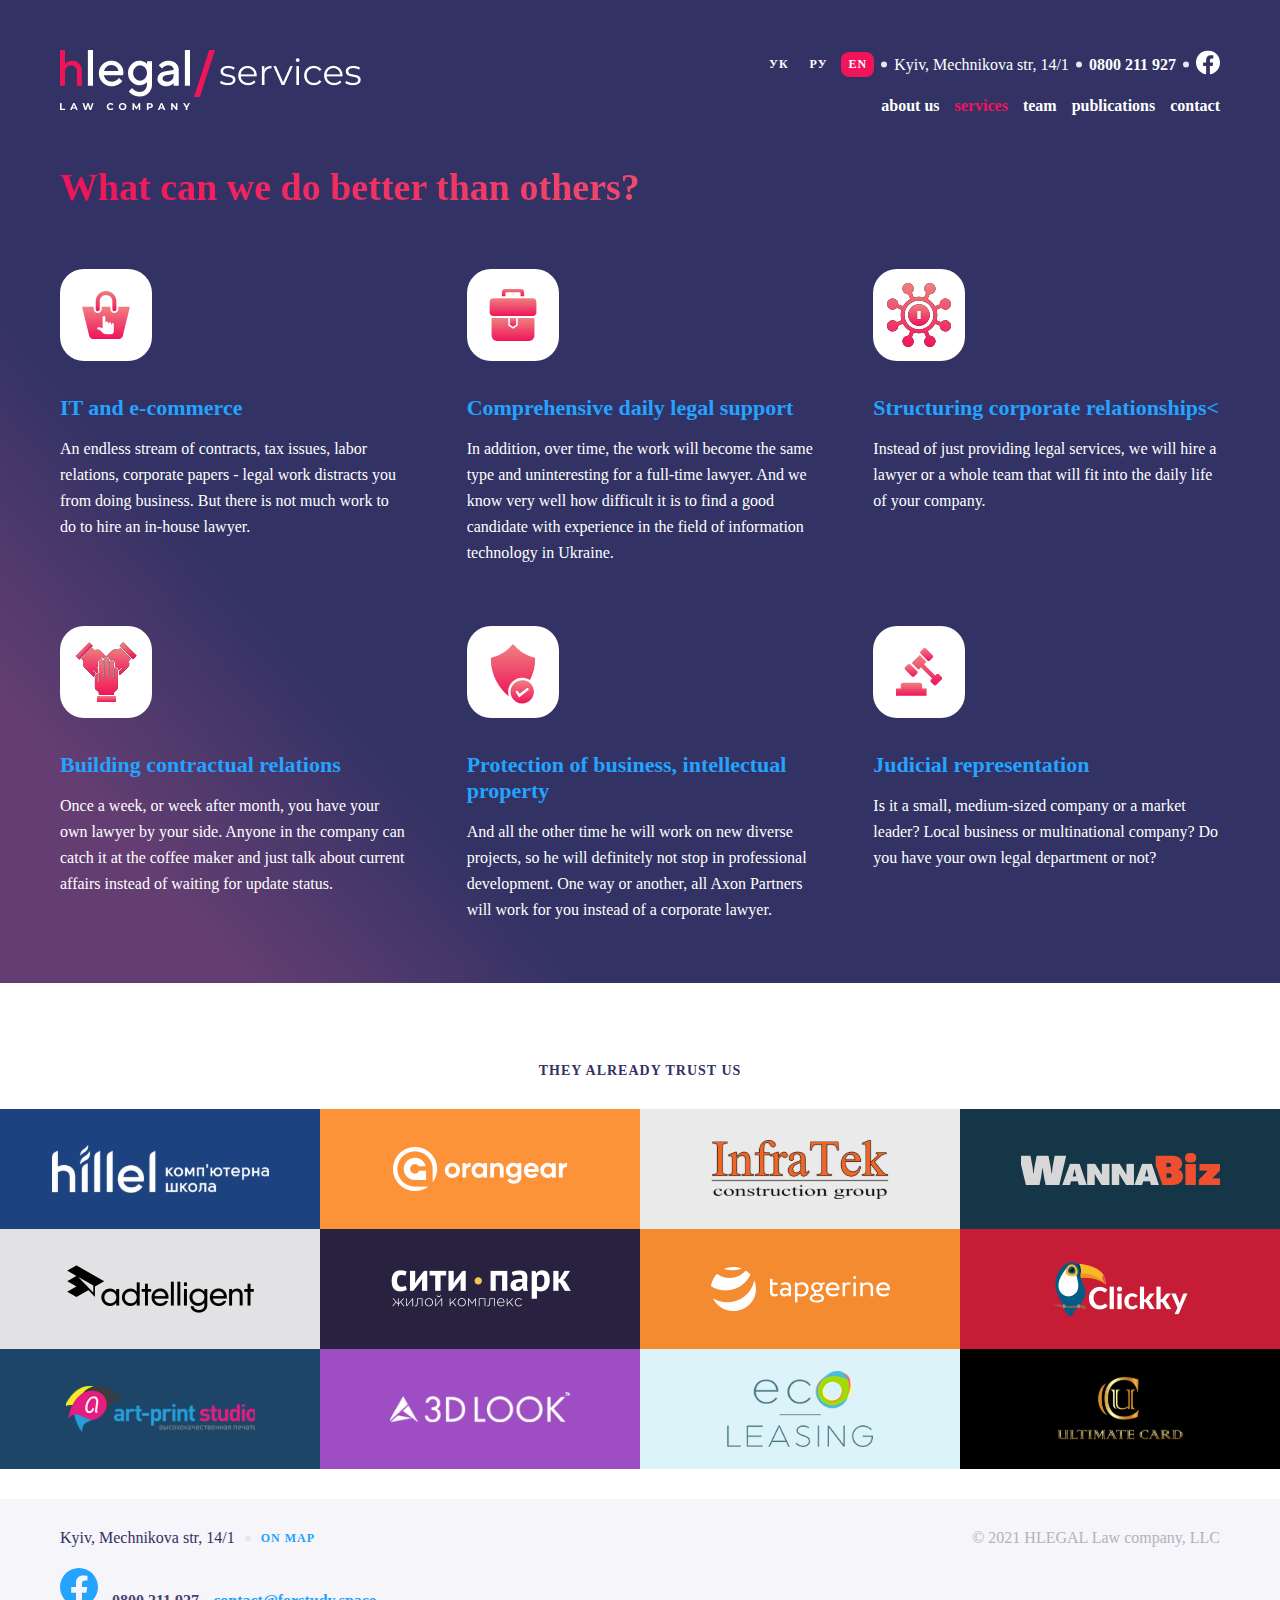
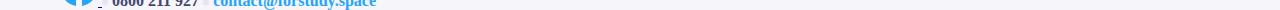
<file: services.html>
<!DOCTYPE html>
<html lang="en">
<head>
    <meta charset="UTF-8">
    <title>Services</title>
    <link rel="stylesheet" href="./style.css">
</head>
<body>
<header class="header-wrapper header-wrapper__services">
    <a href="/" class="header-wrapper-name">
        <img src="./image/logo-services.png" alt="law-company">
    </a>
    <div class="header-name">
        <div class="header-navigation">
            <a href="#" class="header-navigation__lang">УК</a>
            <a href="#" class="header-navigation__lang">РУ </a>
            <a href="#" class="header-navigation__lang header-navigation__lang--active">EN</a>
            <img src="./image/Dot separator.svg" alt="point">
            <p class="address">Kyiv, Mechnikova str, 14/1</p>
            <img src="./image/Dot separator.svg" alt="point">
            <a href="tel:0800211927" class="number">0800 211 927</a>
            <img src="./image/Dot separator.svg" alt="point">
            <a href="#">
                <svg class="messenger" width="24" height="25" viewBox="0 0 24 25" fill="none"
                     xmlns="http://www.w3.org/2000/svg">
                    <g clip-path="url(#clip0_122844_1097)">
                        <path
                                d="M24 12.5733C24 5.90541 18.6274 0.5 12 0.5C5.37258 0.5 0 5.90541 0 12.5733C0 18.5995 4.38823 23.5943 10.125 24.5V16.0633H7.07813V12.5733H10.125V9.91343C10.125 6.88755 11.9165 5.21615 14.6576 5.21615C15.9705 5.21615 17.3438 5.45195 17.3438 5.45195V8.42313H15.8306C14.3399 8.42313 13.875 9.35379 13.875 10.3086V12.5733H17.2031L16.6711 16.0633H13.875V24.5C19.6118 23.5943 24 18.5995 24 12.5733Z"
                                fill="white"/>
                    </g>
                    <defs>
                        <clipPath id="clip0_122844_1097">
                            <rect width="24" height="24" fill="white" transform="translate(0 0.5)"/>
                        </clipPath>
                    </defs>
                </svg>
            </a>
        </div>
        <nav class="navigation">
            <ul class="navigation__list">
                <li class="navigation__list__item "><a href="#">about us</a></li>
                <li class="navigation__list__item navigation__list__item--active"><a href="#">services</a></li>
                <li class="navigation__list__item"><a href="#">team</a></li>
                <li class="navigation__list__item"><a href="#">publications</a></li>
                <li class="navigation__list__item"><a href="#">contact</a></li>
            </ul>
        </nav>
    </div>
</header>
<header class="header-wrapper header-wrapper--tablet header-wrapper__services--tablet">
    <div class="header-navigation">
        <a href="#" class="header-navigation__lang">УК</a>
        <a href="#" class="header-navigation__lang">РУ </a>
        <a href="#" class="header-navigation__lang header-navigation__lang--active">EN</a>
        <img src="./image/Dot separator.svg" alt="point">
        <p class="address">Kyiv, Mechnikova str, 14/1</p>
        <img src="./image/Dot separator.svg" alt="point">
        <a href="#" class="number">0800 211 927</a>
        <img src="./image/Dot separator.svg" alt="point">
        <a href="#">
            <svg class="messenger" width="24" height="25" viewBox="0 0 24 25" fill="none"
                 xmlns="http://www.w3.org/2000/svg">
                <g clip-path="url(#clip0_122844_1097)">
                    <path
                            d="M24 12.5733C24 5.90541 18.6274 0.5 12 0.5C5.37258 0.5 0 5.90541 0 12.5733C0 18.5995 4.38823 23.5943 10.125 24.5V16.0633H7.07813V12.5733H10.125V9.91343C10.125 6.88755 11.9165 5.21615 14.6576 5.21615C15.9705 5.21615 17.3438 5.45195 17.3438 5.45195V8.42313H15.8306C14.3399 8.42313 13.875 9.35379 13.875 10.3086V12.5733H17.2031L16.6711 16.0633H13.875V24.5C19.6118 23.5943 24 18.5995 24 12.5733Z"
                            fill="white"/>
                </g>
                <defs>
                    <clipPath id="clip0_122844_1097">
                        <rect width="24" height="24" fill="white" transform="translate(0 0.5)"/>
                    </clipPath>
                </defs>
            </svg>
        </a>
    </div>
    <a href="/">
        <img class="image-logo image-logo--services" src="image/logo-services-tablet.png" alt="name">
    </a>
    <div class="header-name">
        <nav class="navigation">
            <ul class="navigation__list">
                <li class="navigation__list__item "><a href="#">about us</a></li>
                <li class="navigation__list__item navigation__list__item--active"><a href="#">services</a></li>
                <li class="navigation__list__item"><a href="#">team</a></li>
                <li class="navigation__list__item"><a href="#">publications</a></li>
                <li class="navigation__list__item"><a href="#">contact</a></li>
            </ul>
        </nav>
    </div>
</header>
<header class="header-wrapper header-wrapper--mobile">
    <div class="header-navigation">
        <div>
            <a href="#" class="header-navigation__lang">УК</a>
            <a href="#" class="header-navigation__lang">РУ </a>
            <a href="#" class="header-navigation__lang header-navigation__lang--active">EN</a>
        </div>
        <a href="#" class="number">0800 211 927</a>
    </div>
    <div class="burger-holder">
        <a href="/">
            <img class="image-logo" src="image/logo-tablet.png" alt="name">
        </a>
        <button class="burger-menu">
            <span></span>
            <span></span>
            <span></span>
        </button>
    </div>

    <div class="header-name">
        <nav class="navigation navigation--mobile">
            <ul class="navigation__list">
                <li class="navigation__list__item close">
                    <svg xmlns="http://www.w3.org/2000/svg" width="32" height="32" viewBox="0 0 32 32" fill="none">
                        <path d="M7 7L25 25" stroke="#EC6F5D" stroke-width="2"/>
                        <path d="M25 7L7 25" stroke="#EC6F5D" stroke-width="2"/>
                    </svg>
                </li>
                <li class="navigation__list__item navigation__list__item--active"><a href="#">about us</a></li>
                <li class="navigation__list__item"><a href="#">services</a></li>
                <li class="navigation__list__item"><a href="#">team</a></li>
                <li class="navigation__list__item"><a href="#">publications</a></li>
                <li class="navigation__list__item"><a href="#">contact</a></li>
            </ul>
        </nav>
    </div>
</header>
<div class="section-cards-bg">
<section class="section-cards">
        <div class="container">
            <h1 class="title">What can we do better than others?</h1>
            <div class="cards-wrapper">
                <div class="cards">
                    <img src="./image/bag.svg" alt="bag">
                    <h4 class="cards__name"><a href="services-entry.html">IT and e-commerce</a></h4>
                    <p class="cards__text">An endless stream of contracts, tax issues, labor relations, corporate
                        papers - legal work
                        distracts you
                        from doing business. But there is not much work to do to hire an in-house lawyer.</p>
                </div>
                <div class="cards">
                    <img src="./image/support.svg" alt="support">
                    <h4 class="cards__name"><a href="#">Comprehensive daily
                        legal support</a></h4>
                    <p class="cards__text">In addition, over time, the work will become the same type and
                        uninteresting for a full-time
                        lawyer. And
                        we know very well how difficult it is to find a good candidate with experience in the field
                        of
                        information technology in Ukraine.</p>
                </div>
                <div class="cards">
                    <img src="./image/corporate.svg" alt="coprorate">
                    <h4 class="cards__name"><a href="#">Structuring corporate relationships<</a></h4>
                    <p class="cards__text">Instead of just providing legal services, we will hire a lawyer or a
                        whole team that will fit
                        into the
                        daily life of your company.</p>
                </div>
                <div class="cards">
                    <img src="./image/hands.svg" alt="hands">
                    <h4 class="cards__name"><a href="#">Building contractual relations</a></h4>
                    <p class="cards__text">Once a week, or week after month, you have your own lawyer by your side.
                        Anyone in the company
                        can catch
                        it at the coffee maker and just talk about current affairs instead of waiting for update
                        status.
                    </p>
                </div>
                <div class="cards">
                    <img src="./image/sign.svg" alt="sign">
                    <h4 class="cards__name"><a href="#">Protection of business, intellectual property</a></h4>
                    <p class="cards__text">And all the other time he will work on new diverse projects, so he will
                        definitely not stop in
                        professional development. One way or another, all Axon Partners will work for you instead of
                        a
                        corporate
                        lawyer.</p>
                </div>
                <div class="cards">
                    <img src="./image/hammer.svg" alt="hammer">
                    <h4 class="cards__name"><a href="#">Judicial representation</a></h4>
                    <p class="cards__text">Is it a small, medium-sized company or a market leader? Local business or
                        multinational company?
                        Do you
                        have your own legal department or not?</p>
                </div>
            </div>
        </div>
    </section>
</div>
<div class="trust-us">
    <p>They already trust us</p>
</div>
<section class="logo logo-services">
    <div class="logo-wrapper logo-wrapper--type-1">
        <img src="./image/Hillel-Logo-OneLine-White-Uk.svg" alt="logo">
    </div>
    <div class="logo-wrapper logo-wrapper--type-2">
        <img src="./image/Frame.svg" alt="logo">
    </div>
    <div class="logo-wrapper logo-wrapper--type-3">
        <img src="./image/infatek.svg" alt="logo">
    </div>
    <div class="logo-wrapper logo-wrapper--type-4">
        <img src="./image/wanna.svg" alt="logo">
    </div>
    <div class="logo-wrapper logo-wrapper--type-5">
        <img src="./image/adteling.svg" alt="logo">
    </div>
    <div class="logo-wrapper logo-wrapper--type-6">
        <img src="./image/icon-logo.svg" alt="logo">
    </div>
    <div class="logo-wrapper logo-wrapper--type-7">
        <img src="./image/logo.svg" alt="logo">
    </div>
    <div class="logo-wrapper logo-wrapper--type-8">
        <img src="./image/clikly.svg" alt="logo">
    </div>
    <div class="logo-wrapper logo-wrapper--type-9">
        <img src="./image/art.svg" alt="logo">
    </div>
    <div class="logo-wrapper logo-wrapper--type-10">
        <img src="./image/retina.svg" alt="logo">
    </div>
    <div class="logo-wrapper logo-wrapper--type-11">
        <img src="./image/ecolease.svg" alt="logo">
    </div>
    <div class="logo-wrapper logo-wrapper--type-12">
        <img src="./image/logoM.svg" alt="logo">
    </div>


</section>
<footer class="footer footer-services">
    <hr class="divider divider-services">
    <div class="footer-wrapper">
        <div class="footer-adress">
            <p class="footer-adress__street">Kyiv, Mechnikova str, 14/1</p>
            <img class="footer-adress__image" src="./image/Dot separator.svg" alt="point">
            <p class="footer-adress__text">On map</p>
        </div>
        <p class="footer-rights footer-rights--hidden">© 2021 HLEGAL Law company, LLC</p>
    </div>
    <div class="footer-data">
        <div class="footer-data__info">
            <a href="#">
                <svg class="footer-data__messenger" xmlns="http://www.w3.org/2000/svg" width="38" height="38" viewBox="0 0 38 38" fill="none">
                    <g clip-path="url(#clip0_22721_8205)">
                        <path
                                d="M38 19.1161C38 8.55857 29.4934 0 19 0C8.50658 0 0 8.55857 0 19.1161C0 28.6575 6.94803 36.5659 16.0312 38V24.6419H11.207V19.1161H16.0312V14.9046C16.0312 10.1136 18.8678 7.46723 23.2078 7.46723C25.2866 7.46723 27.4609 7.84059 27.4609 7.84059V12.545H25.0651C22.7048 12.545 21.9688 14.0185 21.9688 15.5302V19.1161H27.2383L26.3959 24.6419H21.9688V38C31.052 36.5659 38 28.6575 38 19.1161Z"
                                fill="#24A3FF"/>
                    </g>
                    <defs>
                        <clipPath id="clip0_22721_8205">
                            <rect width="38" height="38" fill="white"/>
                        </clipPath>
                    </defs>
                </svg>
            </a>
            <img src="./image/Dot separator.svg" alt="point">
            <a href="tel:0800211927" class="footer-data__number">0800 211 927</a>
            <img src="./image/Dot separator.svg" alt="point">
            <a href="mailto:contact@forstudy.space" class="footer-data__e-mail">contact@forstudy.space</a>
        </div>
        <p class="footer__services__rights">© 2021 HLEGAL Law company, LLC</p>
    </div>

</footer>
<footer class="footer footer-services footer--mobile">
    <div class="footer-wrapper">
        <div class="footer-adress">
            <p class="footer-adress__street">Kyiv, Mechnikova str, 14/1</p>
            <p class="footer-adress__text">On map</p>
        </div>
    </div>
    <div class="footer-data">
        <a href="#">
            <svg xmlns="http://www.w3.org/2000/svg" width="38" height="38" viewBox="0 0 38 38" fill="none">
                <g clip-path="url(#clip0_22721_8205)">
                    <path
                            d="M38 19.1161C38 8.55857 29.4934 0 19 0C8.50658 0 0 8.55857 0 19.1161C0 28.6575 6.94803 36.5659 16.0312 38V24.6419H11.207V19.1161H16.0312V14.9046C16.0312 10.1136 18.8678 7.46723 23.2078 7.46723C25.2866 7.46723 27.4609 7.84059 27.4609 7.84059V12.545H25.0651C22.7048 12.545 21.9688 14.0185 21.9688 15.5302V19.1161H27.2383L26.3959 24.6419H21.9688V38C31.052 36.5659 38 28.6575 38 19.1161Z"
                            fill="#24A3FF"/>
                </g>
                <defs>
                    <clipPath id="clip0_22721_8205">
                        <rect width="38" height="38" fill="white"/>
                    </clipPath>
                </defs>
            </svg>
        </a>
        <a href="tel:0800211927" class="footer-data__number">0800 211 927</a>
        <p class="footer-data__e-mail">contact@forstudy.space</p>
    </div>
    <p class="footer-rights">© 2021 HLEGAL Law company, LLC</p>
</footer>
</body>
</html>
</file>
<file: style.css>
@import url("https://fonts.googleapis.com/css2?family=Montserrat:wght@400;700&display=swap");
/*colors*/
/*font-size*/
* {
  margin: 0;
  padding: 0;
  box-sizing: border-box;
}

.header-wrapper-name {
  background-color: #323264;
  display: flex;
  flex-direction: column;
  gap: 10px;
}

.header-wrapper {
  position: absolute;
  top: 0;
  left: 0;
  right: 0;
  z-index: 10;
  display: flex;
  justify-content: space-between;
  background-color: transparent;
  padding: 50px 160px;
}
.header-wrapper--tablet, .header-wrapper--mobile {
  display: none;
}
.header-wrapper .header-navigation {
  display: flex;
  align-items: center;
  gap: 7px;
  padding-bottom: 18px;
}
.header-wrapper .header-navigation .messenger:hover path {
  fill: #F0145A;
}
.header-wrapper .header-navigation__lang {
  padding: 5px 7px;
  border-radius: 8px;
  color: #FFF;
  font-size: 12px;
  font-weight: 700;
  letter-spacing: 1px;
  text-decoration: none;
}
.header-wrapper .header-navigation__lang--active {
  background-color: #F0145A;
}
.header-wrapper .header-navigation__lang:hover {
  background-color: #B3B3BA;
}
.header-wrapper .header-navigation .address {
  color: #FFF;
  font-size: 16px;
}
.header-wrapper .header-navigation .number {
  color: #FFF;
  font-size: 16px;
  font-weight: 700;
  text-decoration: none;
}
.header-wrapper .navigation__list {
  display: flex;
  justify-content: flex-end;
  list-style: none;
  gap: 15px;
}
.header-wrapper .navigation__list__item a {
  border-bottom: 2px solid transparent;
  color: #FFF;
  text-decoration: none;
  text-align: right;
  font-weight: 700;
}
.header-wrapper .navigation__list__item a:hover {
  border-bottom-color: #FFF;
}
.header-wrapper .navigation__list__item--active a {
  color: #F0145A;
}
.header-wrapper .navigation__list__item--active a:hover {
  border-color: #FFF;
  color: #FFF;
}

.first-screen {
  background: url("image/first-screen bg.png") no-repeat top center;
  height: 104vh;
  display: flex;
  justify-content: center;
  align-items: center;
  position: relative;
  margin-bottom: 60px;
}
.first-screen p {
  color: #FFF;
  text-align: center;
  font-size: 38px;
  font-weight: 700;
}
.first-screen__scroll {
  position: absolute;
  left: 50%;
  transform: translateX(-50%);
  bottom: 30px;
}
.first-screen__scroll:hover path {
  stroke: #F0145A;
  transition: all 0.2s ease;
}
.first-screen__scroll:hover circle {
  stroke: #F0145A;
  transition: all 0.2s ease;
}

.section-info {
  display: flex;
  padding: 0 280px;
  margin-bottom: 60px;
}
.section-info__nav {
  padding-right: 60px;
  border-right: 4px solid rgba(255, 255, 255, 0.3);
  width: 50%;
}
.section-info__nav__list {
  list-style: none;
}
.section-info__nav__list__item {
  margin-bottom: 30px;
  display: flex;
  justify-content: flex-end;
}
.section-info__nav__list__item a {
  text-decoration: none;
  color: #B3B3BA;
  font-size: 38px;
  font-weight: 700;
}
.section-info__nav__list__item a:hover {
  color: #F0145A;
}
.section-info__nav__list__item_active a {
  background: linear-gradient(90deg, #F0145A 0.84%, #EF8080 99.96%);
  background-clip: text;
  -webkit-background-clip: text;
  -webkit-text-fill-color: transparent;
  font-size: 38px;
  font-weight: 700;
}

.title-info {
  padding-left: 60px;
  display: flex;
  justify-content: center;
  flex-direction: column;
  width: 50%;
}
.title-info__text {
  color: #FFF;
  font-size: 30px;
  font-weight: 700;
  margin-bottom: 30px;
}
.title-info__text__list {
  color: #FFF;
  font-size: 19px;
  font-weight: 400;
  line-height: 30px;
}

.services {
  display: flex;
  align-items: center;
  padding: 0 160px;
  margin-bottom: 10px;
  cursor: pointer;
}
.services__text {
  color: #24A3FF;
  font-size: 14px;
  font-weight: 700;
  text-transform: uppercase;
  letter-spacing: 1px;
  text-decoration: none;
}
.services:hover .services__text {
  color: #F0145A;
}
.services:hover .services-image path {
  stroke: #F0145A;
}

.section-header {
  background: linear-gradient(229deg, #323264 11.93%, #323264 57.17%, #643E72 87.46%);
  position: relative;
}
.section-header:before, .section-header:after {
  content: "";
  border-radius: 0 0 12px 12px;
  height: 10px;
  position: absolute;
  left: 50%;
  transform: translateX(-50%);
}
.section-header:before {
  background: #CACADB;
  width: 98%;
  bottom: -10px;
  z-index: -1;
}
.section-header:after {
  background: #E7E7F2;
  width: 96%;
  bottom: -20px;
  z-index: -2;
}

.section-cards {
  padding: 0 160px;
  margin-bottom: 80px;
}
.section-cards .title {
  background: linear-gradient(90deg, #F0145A 0.84%, #EF8080 99.96%);
  -webkit-background-clip: text;
  -webkit-text-fill-color: transparent;
  font-size: 38px;
  font-weight: 700;
  margin-bottom: 60px;
}
.section-cards .cards-wrapper {
  display: grid;
  grid-template-columns: 1fr 1fr 1fr;
  gap: 60px;
  padding-bottom: 60px;
}
.section-cards .cards-wrapper .cards img {
  margin-bottom: 30px;
}
.section-cards .cards-wrapper .cards__name {
  margin-bottom: 15px;
}
.section-cards .cards-wrapper .cards__name a {
  color: #24A3FF;
  font-size: 22px;
  font-weight: 700;
  text-decoration: none;
}
.section-cards .cards-wrapper .cards__name a:hover {
  color: #F0145A;
}
.section-cards .cards-wrapper .cards__text {
  color: #FFF;
  font-size: 16px;
  font-weight: 400;
  line-height: 26px;
}

.section-teams {
  display: flex;
  padding: 0 160px;
  margin-bottom: 30px;
}
.section-teams__photo {
  width: 25%;
  max-height: 298px;
  object-fit: cover;
  border-top-left-radius: 12px;
  border-bottom-left-radius: 12px;
}
.section-teams .section-wrapper {
  width: 75%;
  padding: 30px;
  background-color: #EDEDF7;
}
.section-teams .section-wrapper .section-link {
  display: flex;
  margin-bottom: 5px;
  align-items: center;
  cursor: pointer;
}
.section-teams .section-wrapper .section-link .section-link__links {
  color: #24A3FF;
  font-size: 14px;
  font-weight: 700;
  letter-spacing: 1px;
  text-transform: uppercase;
  text-decoration: none;
}
.section-teams .section-wrapper .section-link:hover .section-link__links {
  color: #F0145A;
  cursor: pointer;
  transition: all 0.2s ease;
}
.section-teams .section-wrapper .section-link:hover .section-link__arrow path {
  stroke: #F0145A;
  transition: all 0.2s ease;
}
.section-teams .section-wrapper .section-team-title {
  background: linear-gradient(90deg, #F0145A 0.84%, #EF8080 99.96%);
  font-size: 38px;
  font-weight: 700;
  margin-bottom: 30px;
  -webkit-background-clip: text;
  -webkit-text-fill-color: transparent;
}
.section-teams .section-wrapper .section-team-text {
  color: #B3B3BA;
  font-size: 16px;
  font-weight: 700;
}
.section-teams .section-wrapper .section-team-partner {
  color: #B3B3BA;
  font-size: 16px;
  font-weight: 700;
}

.ellipse {
  display: flex;
  justify-content: center;
  margin-bottom: 60px;
}

.trust-us {
  display: flex;
  justify-content: center;
  align-items: center;
  color: #323264;
  font-size: 14px;
  font-weight: 700;
  text-transform: uppercase;
  letter-spacing: 1px;
  margin-bottom: 30px;
}

.logo {
  display: flex;
  flex-wrap: wrap;
  padding: 0 100px 60px;
}
.logo-wrapper {
  width: 25%;
  height: 120px;
  display: flex;
  justify-content: center;
  align-items: center;
}
.logo-wrapper--type-1 {
  background-color: #1C4280;
  border-top-left-radius: 12px;
}
.logo-wrapper--type-2 {
  background-color: #FD9339;
}
.logo-wrapper--type-3 {
  background-color: #EAEAEA;
}
.logo-wrapper--type-4 {
  background-color: #143646;
  border-top-right-radius: 12px;
}
.logo-wrapper--type-5 {
  background-color: #E2E2E4;
}
.logo-wrapper--type-6 {
  background-color: #282240;
}
.logo-wrapper--type-7 {
  background-color: #F48B30;
}
.logo-wrapper--type-8 {
  background-color: #C71C36;
}
.logo-wrapper--type-9 {
  background-color: #1D4568;
  border-bottom-left-radius: 12px;
}
.logo-wrapper--type-10 {
  background-color: #9E4DC3;
}
.logo-wrapper--type-11 {
  background-color: #DCF3F9;
}
.logo-wrapper--type-12 {
  background-color: #000;
  border-bottom-right-radius: 12px;
}

.section-publications {
  background-color: #F5F5FA;
  padding: 30px 160px;
}
.section-publications .publications__arrow {
  color: #24A3FF;
  font-size: 14px;
  font-weight: 700;
  text-transform: uppercase;
  letter-spacing: 1px;
  text-decoration: none;
  margin-bottom: 10px;
}
.section-publications .publications:hover .publications__arrow {
  color: #F0145A;
  cursor: pointer;
  transition: all 0.2s ease;
}
.section-publications .publications:hover .publications-image path {
  stroke: #F0145A;
  transition: all 0.2s ease;
}
.section-publications .publications-heading {
  background: linear-gradient(90deg, #F0145A 0.84%, #EF8080 99.96%);
  font-size: 38px;
  -webkit-background-clip: text;
  -webkit-text-fill-color: transparent;
  font-weight: 700;
  margin-bottom: 30px;
}
.section-publications .publications-wrapper {
  display: grid;
  grid-template-columns: 1fr 1fr 1fr;
  gap: 30px;
}
.section-publications .column-wrapper {
  padding: 30px;
}
.section-publications .publications__column {
  width: 100%;
  background-color: #FFF;
}
.section-publications .publications__column__image {
  width: inherit;
}
.section-publications .publications__column__title {
  color: #24A3FF;
  font-size: 16px;
  font-weight: 700;
  margin-bottom: 15px;
}
.section-publications .publications__column__date {
  color: #B3B3BA;
  font-size: 12px;
  font-weight: 700;
  text-transform: uppercase;
  letter-spacing: 1px;
}
.section-publications .publications__column__divider {
  background: #E6E6F0;
  height: 4px;
  margin: 30px 0;
}
.section-publications .publications__column__text {
  color: #000;
  font-size: 14px;
  font-weight: 400;
  line-height: 22px;
}

.footer {
  background-color: #F5F5FA;
  padding: 0 160px 30px;
}
.footer--mobile {
  display: none;
}

.divider {
  height: 2px;
  background: #E6E6F0;
  margin-bottom: 30px;
}

.footer-wrapper {
  display: flex;
  justify-content: space-between;
  margin-bottom: 21px;
}

.footer-adress {
  display: flex;
  align-items: center;
  gap: 10px;
}
.footer-adress__street {
  color: #323264;
  font-size: 16px;
  font-style: normal;
  font-weight: 400;
}
.footer-adress__text {
  color: #24A3FF;
  font-size: 12px;
  font-weight: 700;
  text-transform: uppercase;
  letter-spacing: 1px;
}

.footer-rights {
  color: #B3B3BA;
  font-size: 16px;
  font-weight: 400;
}

.footer-data {
  display: flex;
  align-items: center;
  gap: 10px;
}
.footer-data__messenger:hover path {
  fill: #F0145A;
}
.footer-data__number {
  color: #46466E;
  font-size: 16px;
  font-weight: 700;
  text-decoration: none;
}
.footer-data__e-mail {
  color: #24A3FF;
  font-size: 16px;
  font-weight: 700;
  text-decoration: none;
}
.footer-data__e-mail:hover {
  color: #F0145A;
}

@media screen and (max-width: 1440px) {
  .header-wrapper {
    padding: 50px 60px;
  }
  .section-info {
    padding: 0 180px;
  }
  .services {
    padding: 0 60px;
  }
  .section-cards {
    padding: 0 60px;
  }
  .section-teams {
    padding: 0 60px;
  }
  .logo {
    padding: 0 0 30px;
  }
  .logo-wrapper--type-1 {
    border-top-left-radius: 0;
  }
  .logo-wrapper--type-4 {
    border-top-right-radius: 0;
  }
  .logo-wrapper--type-9 {
    border-bottom-left-radius: 0;
  }
  .logo-wrapper--type-12 {
    border-bottom-right-radius: 0;
  }
  .section-publications {
    padding: 30px 60px;
  }
  .footer {
    background-color: #F5F5FA;
    padding: 0 60px;
  }
}
@media screen and (max-width: 1024px) {
  .first-screen {
    background: url("image/first-screen-bg-tablet.png") no-repeat top center;
    height: 768px;
  }
  .section-info {
    padding: 0 60px;
  }
  .section-teams {
    padding: 0 60px;
    margin-bottom: 30px;
  }
  .section-teams__photo {
    width: 45%;
    max-height: unset;
  }
  .section-teams .section-wrapper {
    width: 55%;
  }
}
@media screen and (max-width: 768px) {
  .first-screen {
    background: url("image/first-screen-bg-tablet-mini.png") no-repeat top center;
    height: 1024px;
  }
  .header-wrapper {
    display: none;
  }
  .header-wrapper--tablet {
    display: flex;
    flex-direction: column;
  }
  .header-wrapper--tablet .header-navigation {
    padding-bottom: 30px;
  }
  .header-wrapper--tablet .image-logo {
    width: 130px;
    height: 60px;
    margin-bottom: 30px;
  }
  .header-wrapper--tablet .navigation__list {
    justify-content: flex-start;
  }
  .section-info {
    display: flex;
    flex-direction: column;
    padding-right: 0;
    overflow: hidden;
  }
  .section-info__nav {
    padding-bottom: 60px;
    border-right: none;
    padding-right: 0;
    width: 100%;
  }
  .section-info__nav__list {
    display: flex;
    gap: 30px;
    width: 100%;
    overflow-x: scroll;
    max-width: 1248px;
    -ms-overflow-style: none;
    scrollbar-width: none;
  }
  .section-info__nav__list::-webkit-scrollbar {
    width: 0;
    height: 0;
  }
  .section-info__nav__list__item {
    margin-bottom: 0;
    min-width: fit-content;
  }
  .section-info .title-info {
    padding-left: 0;
    padding-right: 60px;
    width: 100%;
  }
  .section-info .title-info__text {
    padding-top: 60px;
    border-top: 4px solid rgba(255, 255, 255, 0.3);
  }
  .section-cards .cards-wrapper {
    grid-template-columns: 1fr 1fr;
  }
  .section-teams {
    flex-direction: column;
  }
  .section-teams__photo {
    width: 100%;
    max-height: 500px;
    border-bottom-left-radius: 0;
    border-top-right-radius: 12px;
  }
  .section-teams .section-wrapper {
    width: 100%;
  }
  .logo-wrapper {
    width: 33.33%;
  }
  .section-publications .publications-wrapper {
    grid-template-columns: 1fr 1fr;
    grid-template-areas: "a b" "c c";
  }
  .section-publications .publications__column:nth-child(1) {
    grid-area: a;
  }
  .section-publications .publications__column:nth-child(2) {
    grid-area: b;
  }
  .section-publications .publications__column:nth-child(3) {
    grid-area: c;
  }
}
@media screen and (max-width: 375px) {
  .first-screen {
    background: url("image/first-screen-bg-mobile.png") no-repeat top center;
    height: 600px;
  }
  .header-wrapper {
    display: none;
  }
  .header-wrapper--tablet {
    display: none;
  }
  .header-wrapper--mobile {
    display: flex;
    flex-direction: column;
    padding: 0;
  }
  .header-wrapper--mobile .header-navigation {
    display: flex;
    justify-content: space-between;
    padding: 10px 15px;
    background-color: rgba(245, 245, 250, 0.2);
  }
  .header-wrapper--mobile .burger-holder {
    padding: 15px;
    display: flex;
    align-items: center;
    justify-content: space-between;
  }
  .header-wrapper--mobile .burger-holder .burger-menu {
    width: 32px;
    height: 32px;
    padding: 4px;
    background-color: transparent;
    cursor: pointer;
    border: none;
    outline: none;
    display: flex;
    flex-direction: column;
    justify-content: center;
    gap: 3px;
  }
  .header-wrapper--mobile .burger-holder .burger-menu span {
    width: 100%;
    height: 2px;
    background-color: #FFF;
    border-radius: 4px;
  }
  .header-wrapper--mobile .image-logo {
    width: 130px;
    height: 60px;
    margin-bottom: 0;
  }
  .header-wrapper--mobile .navigation--mobile {
    display: none;
    position: fixed;
    bottom: 0;
    left: 2px;
    right: 2px;
    background-color: #FFF;
    padding: 12px;
    border-radius: 12px 12px 0 0;
  }
  .header-wrapper--mobile .navigation--mobile .navigation__list {
    flex-direction: column;
    justify-content: flex-start;
  }
  .header-wrapper--mobile .navigation--mobile .navigation__list .navigation__list__item {
    border-radius: 12px;
    background: #F5F5FA;
    display: flex;
    padding: 7px 0px;
    justify-content: center;
  }
  .header-wrapper--mobile .navigation--mobile .navigation__list .navigation__list__item a {
    color: #24A3FF;
    text-align: center;
    font-size: 24px;
    font-weight: 700;
  }
  .header-wrapper--mobile .navigation--mobile .navigation__list .navigation__list__item a:hover {
    color: #F0145A;
  }
  .header-wrapper--mobile .navigation--mobile .navigation__list .navigation__list__item.close {
    display: flex;
    justify-content: flex-end;
  }
  .section-info {
    padding-left: 30px;
    margin-bottom: 30px;
  }
  .section-info__nav__list__item a {
    font-size: 30px;
  }
  .section-info .title-info {
    padding-right: 30px;
  }
  .section-info .title-info__text {
    font-size: 20px;
  }
  .services {
    padding: 0 30px;
  }
  .section-cards {
    padding: 0 30px;
  }
  .section-cards .cards-wrapper {
    grid-template-columns: 1fr;
  }
  .section-teams {
    flex-direction: column;
    padding: 0 30px;
  }
  .section-teams__photo {
    width: 100%;
    max-height: 500px;
    border-bottom-left-radius: 0;
    border-top-right-radius: 12px;
  }
  .section-teams .section-wrapper {
    width: 100%;
  }
  .section-teams .section-wrapper .section-team-title {
    font-size: 30px;
  }
  .logo-wrapper {
    width: 100%;
  }
  .logo-wrapper--type-7, .logo-wrapper--type-8, .logo-wrapper--type-9, .logo-wrapper--type-10, .logo-wrapper--type-11, .logo-wrapper--type-12 {
    display: none;
  }
  .section-publications {
    padding: 30px;
  }
  .section-publications .publications-wrapper {
    grid-template-columns: 1fr;
    grid-template-areas: "a" "b" "c";
  }
  .section-publications .publications__column:nth-child(1) {
    grid-area: a;
  }
  .section-publications .publications__column:nth-child(2) {
    grid-area: b;
  }
  .section-publications .publications__column:nth-child(3) {
    grid-area: c;
  }
  .footer {
    display: none;
  }
  .footer--mobile {
    padding: 0 30px 30px;
    display: flex;
    flex-direction: column;
  }
  .footer--mobile .footer-wrapper {
    justify-content: center;
  }
  .footer--mobile .footer-wrapper .footer-adress {
    display: flex;
    flex-direction: column;
  }
  .footer--mobile .footer-data {
    display: flex;
    flex-direction: column;
    margin-bottom: 30px;
  }
  .footer--mobile .footer-rights {
    text-align: center;
  }
}
.header-wrapper__services {
  background: #323264;
  position: unset;
}
.header-wrapper__services--tablet {
  position: unset;
  background: #323264;
}

.footer__services__rights {
  display: none;
}

.section-cards-bg {
  background: linear-gradient(229deg, #323264 11.93%, #323264 70.17%, #643E72 87.46%);
}

.footer-services {
  padding-top: 30px;
}

.divider-services {
  display: none;
}

.white-space {
  height: 80px;
  width: 100%;
}

.services__paddings {
  padding: 60px 280px;
}

.footer__services__rights {
  display: none;
}

.services__page__wrapper {
  display: flex;
  flex-direction: column;
  justify-content: center;
  align-items: center;
  gap: 28px;
}
.services__page__icon {
  display: flex;
  padding: 14px;
  align-items: center;
  gap: 10px;
  border-radius: 24px;
  background: #FFF;
}
.services__page__title {
  text-align: center;
  font-size: 38px;
  font-weight: 700;
  background: linear-gradient(90deg, #F0145A 0.84%, #EF8080 99.96%);
  background-clip: text;
  -webkit-background-clip: text;
  -webkit-text-fill-color: transparent;
}
.services__page__text {
  color: #FFF;
  text-align: center;
  font-size: 19px;
  font-weight: 400;
  line-height: 30px;
}
.services__page__button {
  display: flex;
  padding: 18px 30px;
  height: 56px;
  width: 208px;
  justify-content: center;
  align-items: center;
  border-radius: 12px;
  background: #24A3FF;
  box-shadow: 0 0 20px 0 rgba(36, 163, 255, 0.5);
  color: #FFF;
  text-align: center;
  font-size: 16px;
  font-weight: 700;
  transition: all 0.3s ease;
}
.services__page__button:hover {
  box-shadow: 0 12px 16px 0 rgba(0, 0, 0, 0.24), 0 17px 50px 0 rgba(0, 0, 0, 0.19);
  background: #F0145A;
}

.services__content {
  padding-top: 0;
}
.services__content__divider {
  height: 4px;
  align-self: stretch;
  background: rgba(255, 255, 255, 0.5);
  margin-bottom: 30px;
}
.services__content__wrapper {
  display: flex;
  align-items: flex-start;
  gap: 60px;
  align-self: stretch;
}
.services__content__title {
  color: #FFF;
  font-size: 22px;
  font-weight: 700;
  margin-bottom: 30px;
}
.services__content__list {
  list-style: none;
  display: flex;
  flex-direction: column;
  gap: 15px;
  width: 50%;
}
.services__content__item {
  color: #FFF;
  font-size: 18px;
  line-height: 26px;
  position: relative;
  padding-left: 12px;
}
.services__content__item:before {
  content: "";
  position: absolute;
  left: 0;
  top: 12px;
  display: block;
  width: 6px;
  height: 6px;
  border-radius: 50%;
  background-color: #F0145A;
}

@media screen and (max-width: 768px) {
  .logo-services {
    padding: 0;
  }
  .footer-services {
    padding-top: 30px;
    padding-bottom: 30px;
  }
  .footer-services .footer-wrapper {
    display: flex;
    max-width: 398px;
    margin: 0 auto 21px;
  }
  .footer-services .footer-data {
    display: flex;
    flex-direction: column;
    align-items: flex-start;
    max-width: 398px;
    margin: 0 auto;
    gap: 30px;
  }
  .footer-services .footer-data__info {
    display: flex;
    align-items: center;
    max-width: 398px;
    gap: 10px;
  }
  .header-wrapper--tablet .image-logo--services {
    width: 320px;
  }
  .footer-rights--hidden {
    display: none;
  }
  .divider-services {
    display: none;
  }
  .footer__services__rights {
    display: block;
    color: #B3B3BA;
    font-size: 16px;
    font-weight: 400;
    margin: 0 auto;
  }
}
@media screen and (max-width: 375px) {
  .section-cards-bg {
    padding-top: 160px;
  }
  .footer-services.footer--mobile {
    padding-top: 30px;
  }
  .footer-services.footer--mobile .footer-data {
    justify-content: center;
    align-items: center;
  }
  .footer-services.footer--mobile .footer-rights {
    text-align: center;
    margin-top: 30px;
  }
}
@media only screen and (max-width: 1440px) {
  .services__paddings {
    padding: 60px 180px;
  }
  .services__content {
    padding-top: 0;
  }
}
@media only screen and (max-width: 1024px) {
  .services__paddings {
    padding: 60px 60px 30px;
  }
  .services__page {
    padding-bottom: 0;
  }
}
@media only screen and (max-width: 375px) {
  .services__paddings {
    padding: 30px;
  }
  .services__page__title {
    font-size: 30px;
  }
  .services__content__wrapper {
    flex-direction: column;
  }
  .services__content__wrapper .services__content__list {
    width: 100%;
  }
}

/*# sourceMappingURL=style.css.map */
</file>
